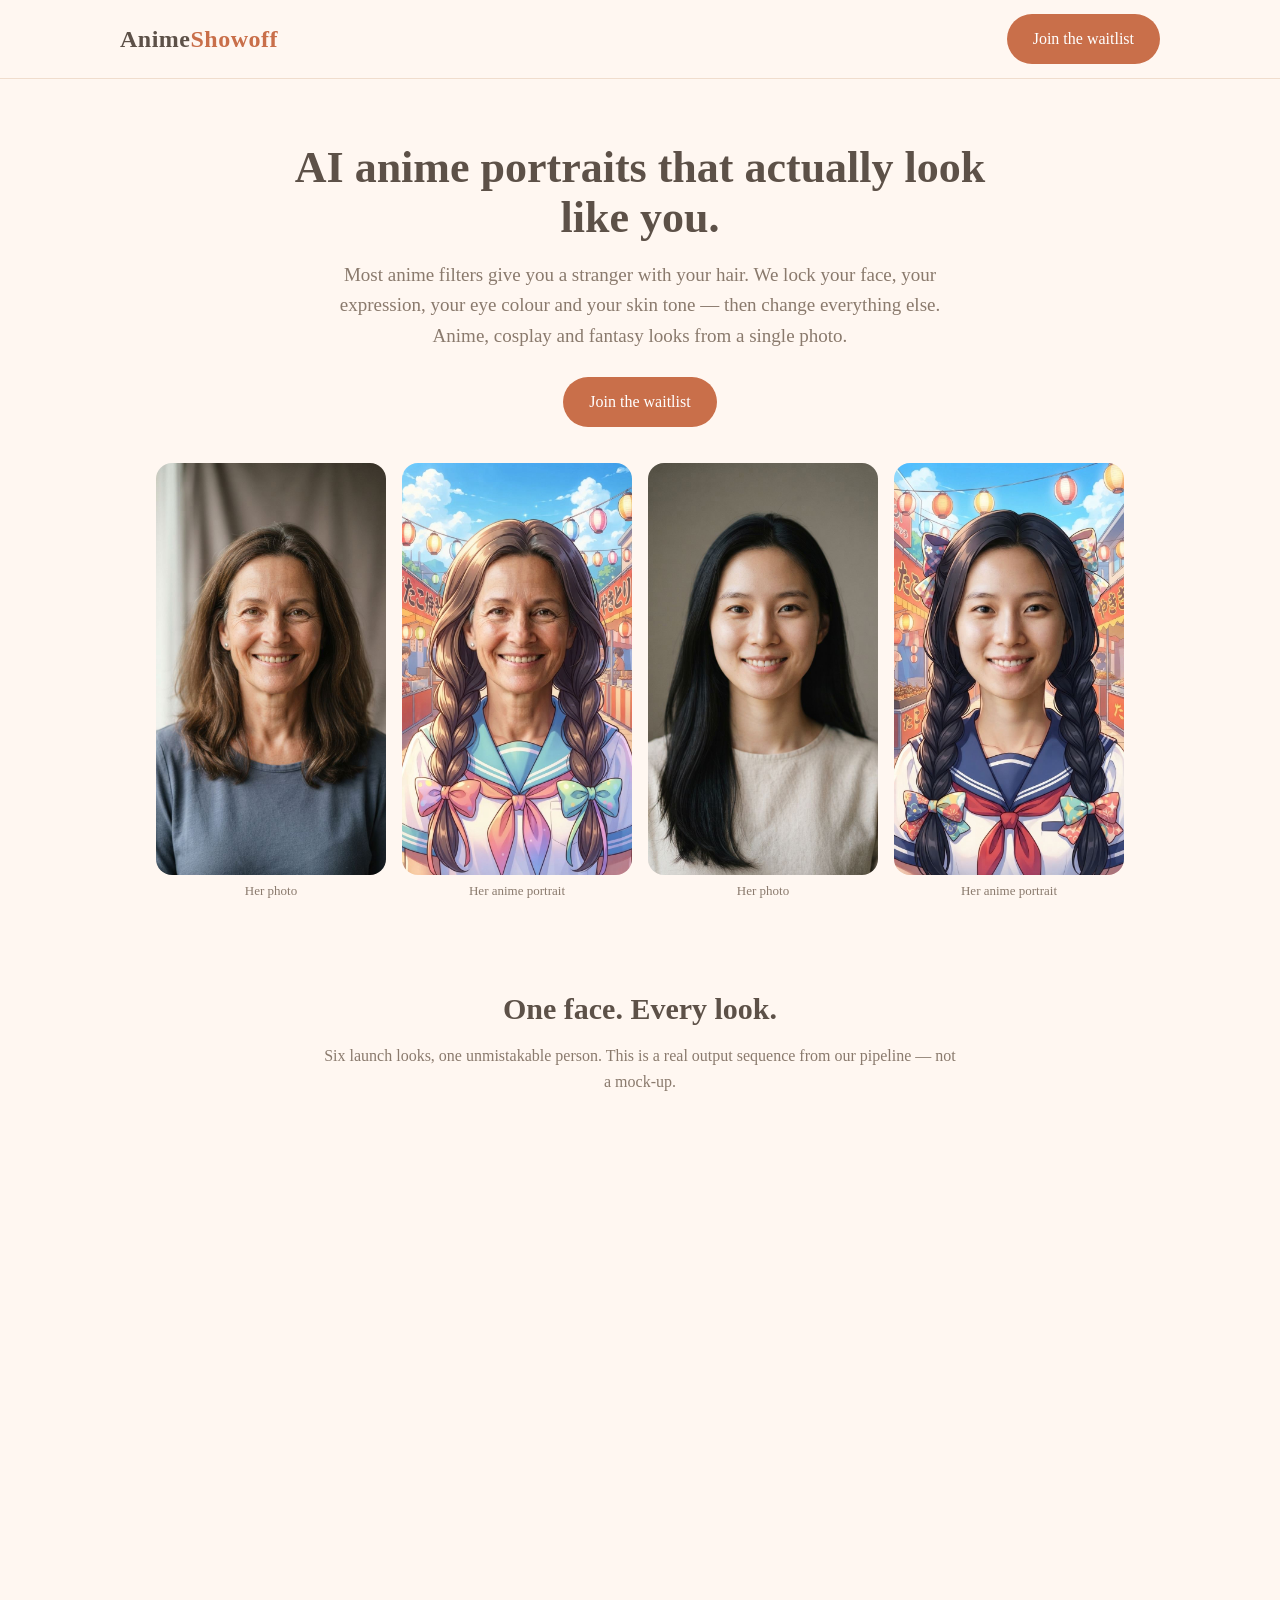
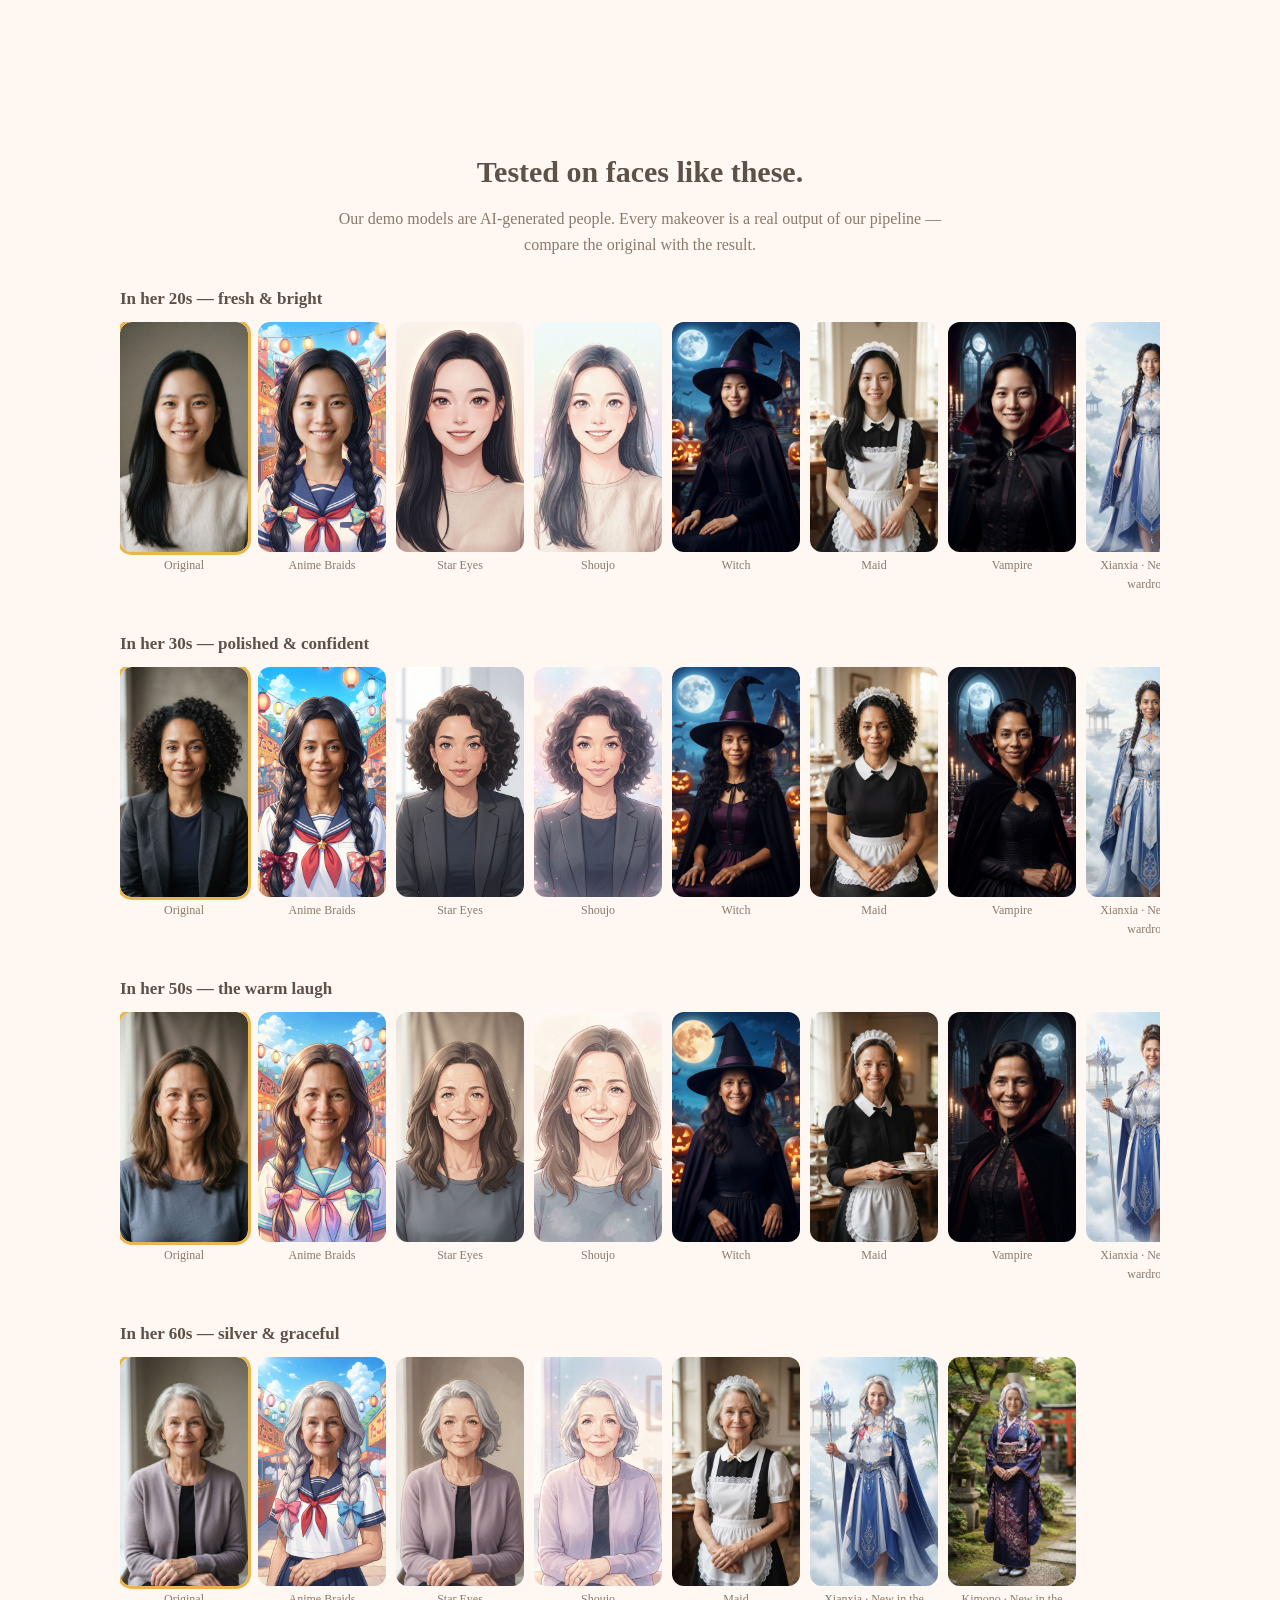
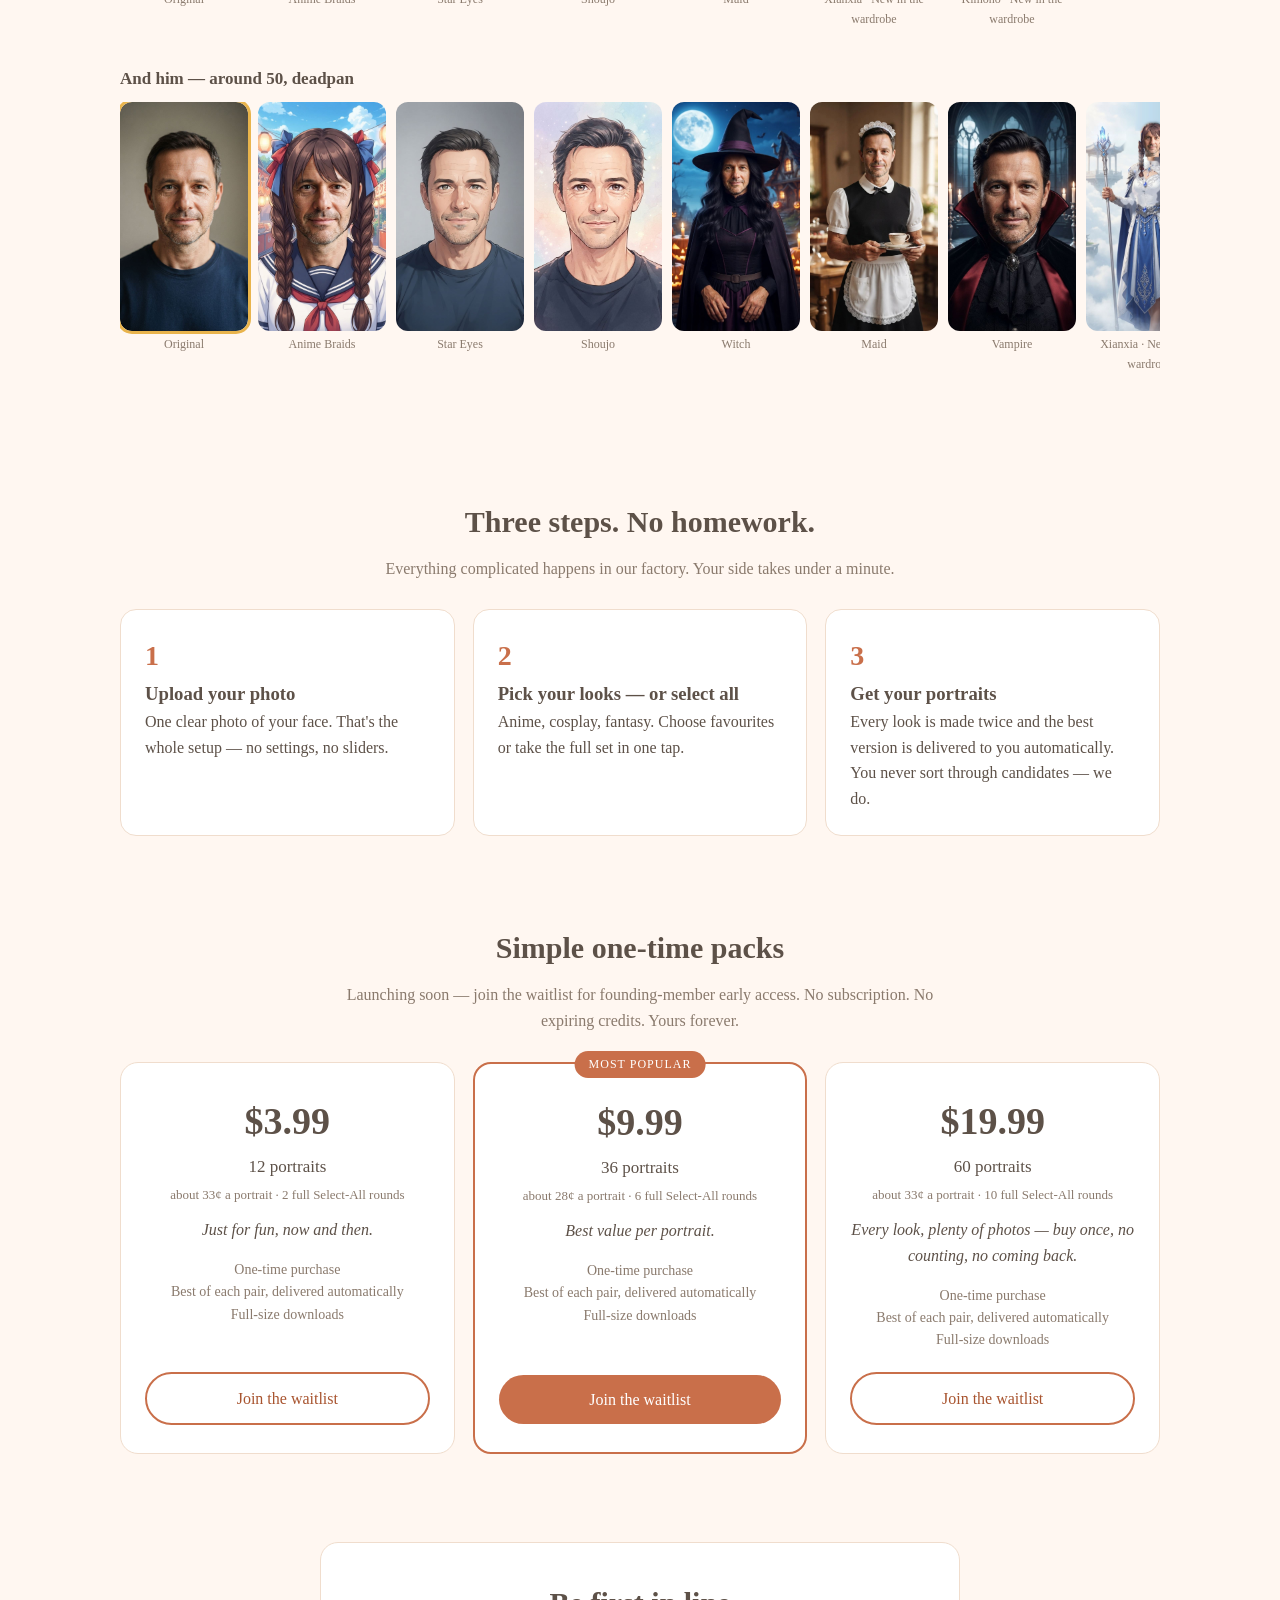
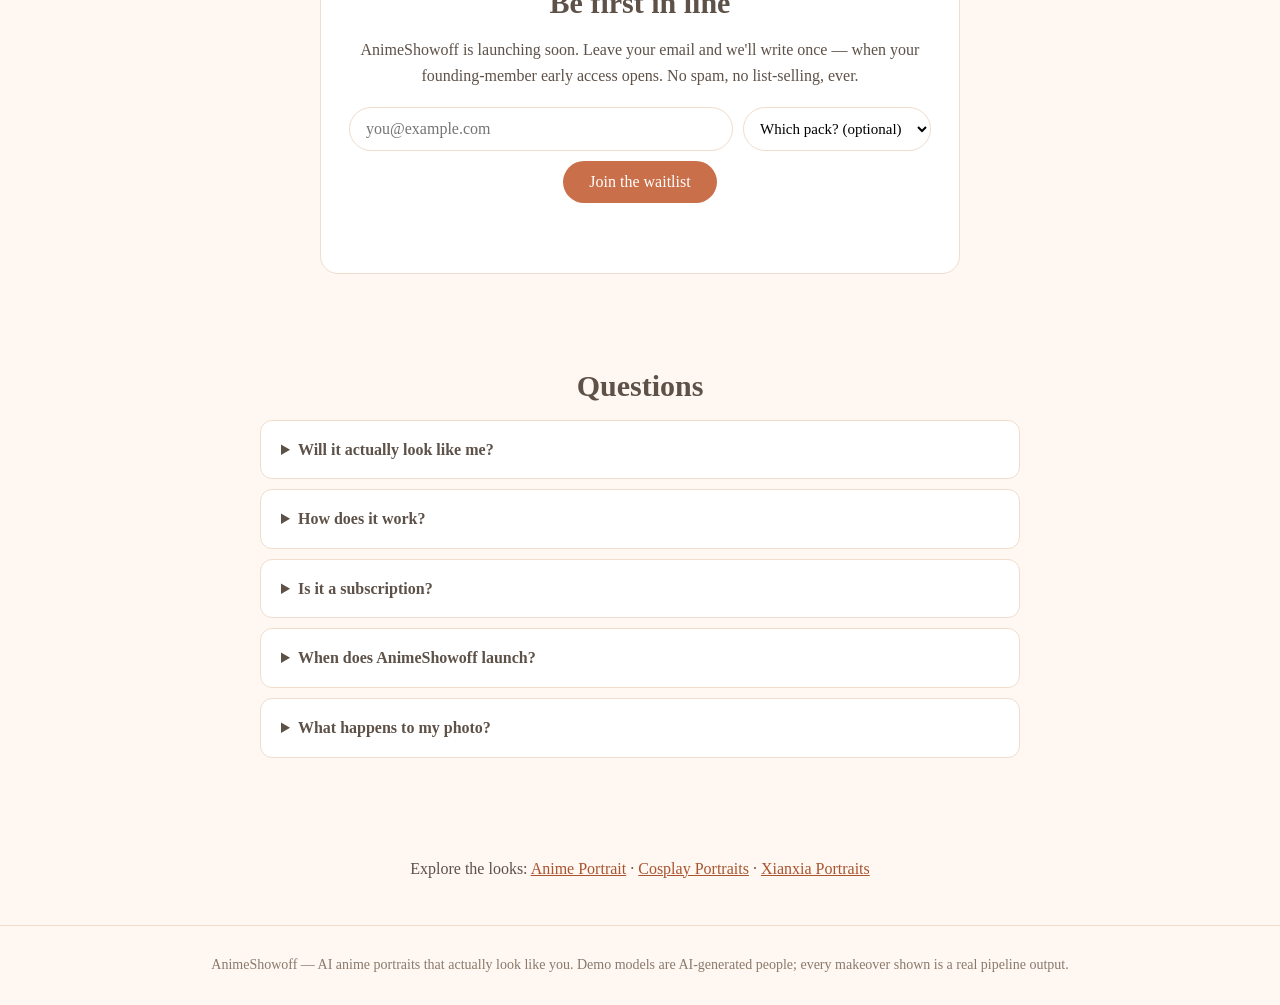
<file: index.html>
<!DOCTYPE html>
<html lang="en">
<head>
<meta charset="utf-8">
<meta name="viewport" content="width=device-width, initial-scale=1">
<title>Anime Portrait AI — AnimeShowoff | Portraits That Actually Look Like You</title>
<meta name="description" content="AnimeShowoff turns your photo into anime portraits that actually look like you — your face, your expression, your hair. Anime, cosplay and fantasy looks, one-time packs, no subscription.">
<link rel="canonical" href="https://animeshowoff.com/">
<meta property="og:type" content="website">
<meta property="og:site_name" content="AnimeShowoff">
<meta property="og:title" content="AnimeShowoff — AI anime portraits that actually look like you">
<meta property="og:description" content="Your face stays yours. Anime, cosplay and fantasy portraits from one photo — no subscription, one-time packs. Launching soon.">
<meta property="og:url" content="https://animeshowoff.com/">
<meta property="og:image" content="https://animeshowoff.com/assets/f1-realface.jpg">
<meta name="twitter:card" content="summary_large_image">
<link rel="stylesheet" href="/style.css">
<script type="application/ld+json">
{
 "@context":"https://schema.org",
 "@graph":[
  {"@type":"Organization","@id":"https://animeshowoff.com/#org","name":"AnimeShowoff","url":"https://animeshowoff.com/","slogan":"AI anime portraits that actually look like you."},
  {"@type":"Product","name":"AnimeShowoff Anime Portrait Packs","brand":{"@id":"https://animeshowoff.com/#org"},
   "description":"AI anime portraits that keep your face, expression, eye colour, hair colour and skin tone — anime, cosplay and fantasy looks generated from one uploaded photo. Two candidates are made per look and the best one is delivered automatically.",
   "offers":[
    {"@type":"Offer","name":"Starter Pack — 12 portraits","price":"3.99","priceCurrency":"USD","availability":"https://schema.org/PreOrder"},
    {"@type":"Offer","name":"Value Pack — 36 portraits","price":"9.99","priceCurrency":"USD","availability":"https://schema.org/PreOrder"},
    {"@type":"Offer","name":"Studio Pack — 60 portraits","price":"19.99","priceCurrency":"USD","availability":"https://schema.org/PreOrder"}
   ]},
  {"@type":"FAQPage","mainEntity":[
   {"@type":"Question","name":"Will it actually look like me?","acceptedAnswer":{"@type":"Answer","text":"That is the whole point of AnimeShowoff. Your face, expression, eye colour, hair colour and skin tone are locked in — the styling changes, you don't. Every look is generated twice and our system delivers the version that keeps you most recognisably you."}},
   {"@type":"Question","name":"How does it work?","acceptedAnswer":{"@type":"Answer","text":"Upload your photo, pick your looks — or select all — and receive your portraits. There is nothing to tune and no candidates to sort through: the best of each pair is chosen for you automatically."}},
   {"@type":"Question","name":"Is it a subscription?","acceptedAnswer":{"@type":"Answer","text":"No. Packs are one-time purchases — 12, 36 or 60 portraits — and they are yours forever. No credits that expire, no monthly fee."}},
   {"@type":"Question","name":"When does AnimeShowoff launch?","acceptedAnswer":{"@type":"Answer","text":"We are launching soon. Join the waitlist for founding-member early access and first notice when portrait packs open."}},
   {"@type":"Question","name":"What happens to my photo?","acceptedAnswer":{"@type":"Answer","text":"Your uploaded photo is used only to make your portraits and is deleted within 24 hours. Only upload a photo of yourself, or one you have permission to use."}}
  ]}
 ]
}
</script>
</head>
<body>
<header class="site"><div class="wrap">
  <a class="logo" href="/">Anime<span>Showoff</span></a>
  <a class="btn" href="#waitlist">Join the waitlist</a>
</div></header>

<div class="wrap">
  <section class="hero">
    <h1>AI anime portraits that actually look like you.</h1>
    <p class="sub">Most anime filters give you a stranger with your hair. We lock your face, your expression, your eye colour and your skin tone — then change everything else. Anime, cosplay and fantasy looks from a single photo.</p>
    <a class="btn" href="#waitlist">Join the waitlist</a>
    <div class="hero-pair">
      <figure><img src="/assets/f1-original.jpg" alt="Original photo of a woman in her fifties with a warm laugh"><figcaption>Her photo</figcaption></figure>
      <figure><img src="/assets/f1-realface.jpg" alt="Anime portrait of the same woman — same face, same laugh, twin braids and sailor outfit"><figcaption>Her anime portrait</figcaption></figure>
      <figure><img src="/assets/f2-original.jpg" alt="Original photo of a young East Asian woman with long black hair"><figcaption>Her photo</figcaption></figure>
      <figure><img src="/assets/f2-realface.jpg" alt="Anime portrait of the same young woman — same face and smile, twin braids"><figcaption>Her anime portrait</figcaption></figure>
    </div>
  </section>

  <section>
    <h2>One face. Every look.</h2>
    <p class="lede">Six launch looks, one unmistakable person. This is a real output sequence from our pipeline — not a mock-up.</p>
    <div class="showcase"><div class="stage">
      <img src="/assets/f1-realface.jpg" alt="Anime braids look">
      <img src="/assets/f1-star-eyes.jpg" alt="Star-eyes anime look">
      <img src="/assets/f1-shoujo.jpg" alt="Shoujo watercolour look">
      <img src="/assets/f1-witch.jpg" alt="Witch cosplay look">
      <img src="/assets/f1-maid.jpg" alt="Maid cosplay look">
      <img src="/assets/f1-vampire.jpg" alt="Vampire cosplay look">
    </div></div>
  </section>

  <section>
    <h2>Tested on faces like these.</h2>
    <p class="lede">Our demo models are AI-generated people. Every makeover is a real output of our pipeline — compare the original with the result.</p>

    <div class="matrix-row"><h3>In her 20s — fresh &amp; bright</h3><div class="row-imgs">
      <figure class="orig"><img src="/assets/f2-original.jpg" alt="Original"><figcaption>Original</figcaption></figure>
      <figure><img src="/assets/f2-realface.jpg" alt="Anime braids"><figcaption>Anime Braids</figcaption></figure>
      <figure><img src="/assets/f2-star-eyes.jpg" alt="Star Eyes"><figcaption>Star Eyes</figcaption></figure>
      <figure><img src="/assets/f2-shoujo.jpg" alt="Shoujo"><figcaption>Shoujo</figcaption></figure>
      <figure><img src="/assets/f2-witch.jpg" alt="Witch"><figcaption>Witch</figcaption></figure>
      <figure><img src="/assets/f2-maid.jpg" alt="Maid"><figcaption>Maid</figcaption></figure>
      <figure><img src="/assets/f2-vampire.jpg" alt="Vampire"><figcaption>Vampire</figcaption></figure>
      <figure><img src="/assets/f2-xianxia.jpg" alt="Xianxia fantasy regalia"><figcaption>Xianxia · New in the wardrobe</figcaption></figure>
      <figure><img src="/assets/f2-kimono.jpg" alt="Traditional kimono"><figcaption>Kimono · New in the wardrobe</figcaption></figure>
    </div></div>

    <div class="matrix-row"><h3>In her 30s — polished &amp; confident</h3><div class="row-imgs">
      <figure class="orig"><img src="/assets/f3-original.jpg" alt="Original"><figcaption>Original</figcaption></figure>
      <figure><img src="/assets/f3-realface.jpg" alt="Anime braids"><figcaption>Anime Braids</figcaption></figure>
      <figure><img src="/assets/f3-star-eyes.jpg" alt="Star Eyes"><figcaption>Star Eyes</figcaption></figure>
      <figure><img src="/assets/f3-shoujo.jpg" alt="Shoujo"><figcaption>Shoujo</figcaption></figure>
      <figure><img src="/assets/f3-witch.jpg" alt="Witch"><figcaption>Witch</figcaption></figure>
      <figure><img src="/assets/f3-maid.jpg" alt="Maid"><figcaption>Maid</figcaption></figure>
      <figure><img src="/assets/f3-vampire.jpg" alt="Vampire"><figcaption>Vampire</figcaption></figure>
      <figure><img src="/assets/f3-xianxia.jpg" alt="Xianxia fantasy regalia"><figcaption>Xianxia · New in the wardrobe</figcaption></figure>
      <figure><img src="/assets/f3-kimono.jpg" alt="Traditional kimono"><figcaption>Kimono · New in the wardrobe</figcaption></figure>
    </div></div>

    <div class="matrix-row"><h3>In her 50s — the warm laugh</h3><div class="row-imgs">
      <figure class="orig"><img src="/assets/f1-original.jpg" alt="Original"><figcaption>Original</figcaption></figure>
      <figure><img src="/assets/f1-realface.jpg" alt="Anime braids"><figcaption>Anime Braids</figcaption></figure>
      <figure><img src="/assets/f1-star-eyes.jpg" alt="Star Eyes"><figcaption>Star Eyes</figcaption></figure>
      <figure><img src="/assets/f1-shoujo.jpg" alt="Shoujo"><figcaption>Shoujo</figcaption></figure>
      <figure><img src="/assets/f1-witch.jpg" alt="Witch"><figcaption>Witch</figcaption></figure>
      <figure><img src="/assets/f1-maid.jpg" alt="Maid"><figcaption>Maid</figcaption></figure>
      <figure><img src="/assets/f1-vampire.jpg" alt="Vampire"><figcaption>Vampire</figcaption></figure>
      <figure><img src="/assets/f1-xianxia.jpg" alt="Xianxia fantasy regalia"><figcaption>Xianxia · New in the wardrobe</figcaption></figure>
      <figure><img src="/assets/f1-kimono.jpg" alt="Traditional kimono"><figcaption>Kimono · New in the wardrobe</figcaption></figure>
    </div></div>

    <div class="matrix-row"><h3>In her 60s — silver &amp; graceful</h3><div class="row-imgs">
      <figure class="orig"><img src="/assets/f4-original.jpg" alt="Original"><figcaption>Original</figcaption></figure>
      <figure><img src="/assets/f4-realface.jpg" alt="Anime braids with silver hair kept"><figcaption>Anime Braids</figcaption></figure>
      <figure><img src="/assets/f4-star-eyes.jpg" alt="Star Eyes"><figcaption>Star Eyes</figcaption></figure>
      <figure><img src="/assets/f4-shoujo.jpg" alt="Shoujo"><figcaption>Shoujo</figcaption></figure>
      <figure><img src="/assets/f4-maid.jpg" alt="Maid with silver hair kept"><figcaption>Maid</figcaption></figure>
      <figure><img src="/assets/f4-xianxia.jpg" alt="Xianxia fantasy regalia with silver braids kept"><figcaption>Xianxia · New in the wardrobe</figcaption></figure>
      <figure><img src="/assets/f4-kimono.jpg" alt="Traditional kimono with silver braids kept"><figcaption>Kimono · New in the wardrobe</figcaption></figure>
    </div></div>

    <div class="matrix-row"><h3>And him — around 50, deadpan</h3><div class="row-imgs">
      <figure class="orig"><img src="/assets/male-original.jpg" alt="Original"><figcaption>Original</figcaption></figure>
      <figure><img src="/assets/male-realface.jpg" alt="Anime braids"><figcaption>Anime Braids</figcaption></figure>
      <figure><img src="/assets/male-star-eyes.jpg" alt="Star Eyes"><figcaption>Star Eyes</figcaption></figure>
      <figure><img src="/assets/male-shoujo.jpg" alt="Shoujo"><figcaption>Shoujo</figcaption></figure>
      <figure><img src="/assets/male-witch.jpg" alt="Witch"><figcaption>Witch</figcaption></figure>
      <figure><img src="/assets/male-maid.jpg" alt="Maid"><figcaption>Maid</figcaption></figure>
      <figure><img src="/assets/male-vampire.jpg" alt="Vampire"><figcaption>Vampire</figcaption></figure>
      <figure><img src="/assets/male-xianxia.jpg" alt="Xianxia fantasy regalia"><figcaption>Xianxia · New in the wardrobe</figcaption></figure>
      <figure><img src="/assets/male-kimono.jpg" alt="Traditional kimono"><figcaption>Kimono · New in the wardrobe</figcaption></figure>
    </div></div>
  </section>

  <section>
    <h2>Three steps. No homework.</h2>
    <p class="lede">Everything complicated happens in our factory. Your side takes under a minute.</p>
    <div class="steps">
      <div class="step"><div class="n">1</div><h3>Upload your photo</h3><p>One clear photo of your face. That's the whole setup — no settings, no sliders.</p></div>
      <div class="step"><div class="n">2</div><h3>Pick your looks — or select all</h3><p>Anime, cosplay, fantasy. Choose favourites or take the full set in one tap.</p></div>
      <div class="step"><div class="n">3</div><h3>Get your portraits</h3><p>Every look is made twice and the best version is delivered to you automatically. You never sort through candidates — we do.</p></div>
    </div>
  </section>

  <section>
    <h2>Simple one-time packs</h2>
    <p class="lede">Launching soon — join the waitlist for founding-member early access. No subscription. No expiring credits. Yours forever.</p>
    <div class="pricing">
      <div class="pack">
        <div class="price">$3.99</div><div class="count">12 portraits</div><div class="per">about 33¢ a portrait · 2 full Select-All rounds</div>
        <p class="persona">Just for fun, now and then.</p>
        <ul><li>One-time purchase</li><li>Best of each pair, delivered automatically</li><li>Full-size downloads</li></ul>
        <a class="btn ghost" href="#waitlist">Join the waitlist</a>
      </div>
      <div class="pack best">
        <div class="badge">MOST POPULAR</div>
        <div class="price">$9.99</div><div class="count">36 portraits</div><div class="per">about 28¢ a portrait · 6 full Select-All rounds</div>
        <p class="persona">Best value per portrait.</p>
        <ul><li>One-time purchase</li><li>Best of each pair, delivered automatically</li><li>Full-size downloads</li></ul>
        <a class="btn" href="#waitlist">Join the waitlist</a>
      </div>
      <div class="pack">
        <div class="price">$19.99</div><div class="count">60 portraits</div><div class="per">about 33¢ a portrait · 10 full Select-All rounds</div>
        <p class="persona">Every look, plenty of photos — buy once, no counting, no coming back.</p>
        <ul><li>One-time purchase</li><li>Best of each pair, delivered automatically</li><li>Full-size downloads</li></ul>
        <a class="btn ghost" href="#waitlist">Join the waitlist</a>
      </div>
    </div>
  </section>

  <section id="waitlist">
    <div class="waitlist">
      <h2>Be first in line</h2>
      <p>AnimeShowoff is launching soon. Leave your email and we'll write once — when your founding-member early access opens. No spam, no list-selling, ever.</p>
      <form id="wl-form">
        <input type="email" id="wl-email" required placeholder="you@example.com" autocomplete="email">
        <select id="wl-tier" aria-label="Which pack are you eyeing?">
          <option value="">Which pack? (optional)</option>
          <option value="3.99-12">$3.99 — 12 portraits</option>
          <option value="9.99-36">$9.99 — 36 portraits</option>
          <option value="19.99-60">$19.99 — 60 portraits</option>
        </select>
        <button class="btn" type="submit">Join the waitlist</button>
      </form>
      <p id="wl-msg" role="status"></p>
    </div>
  </section>

  <section>
    <h2>Questions</h2>
    <div class="faq">
      <details><summary>Will it actually look like me?</summary><p>That is the whole point of AnimeShowoff. Your face, expression, eye colour, hair colour and skin tone are locked in — the styling changes, you don't. Every look is generated twice and our system delivers the version that keeps you most recognisably you. Look at the test wall above: original on the left, results after it.</p></details>
      <details><summary>How does it work?</summary><p>Upload your photo, pick your looks — or select all — and receive your portraits. There is nothing to tune and no candidates to sort through: the best of each pair is chosen for you automatically.</p></details>
      <details><summary>Is it a subscription?</summary><p>No. Packs are one-time purchases — 12, 36 or 60 portraits — and they are yours forever. No credits that expire, no monthly fee.</p></details>
      <details><summary>When does AnimeShowoff launch?</summary><p>We are launching soon. Join the waitlist for founding-member early access and first notice when portrait packs open.</p></details>
      <details><summary>What happens to my photo?</summary><p>Your uploaded photo is used only to make your portraits and is deleted within 24 hours. Only upload a photo of yourself, or one you have permission to use.</p></details>
    </div>
  </section>

  <section class="center">
    <p>Explore the looks: <a href="/anime-portrait/">Anime Portrait</a> · <a href="/cosplay/">Cosplay Portraits</a> · <a href="/xianxia/">Xianxia Portraits</a></p>
  </section>
</div>

<footer><div class="wrap">AnimeShowoff — AI anime portraits that actually look like you. Demo models are AI-generated people; every makeover shown is a real pipeline output.</div></footer>

<script>
document.getElementById('wl-form').addEventListener('submit', async function(e){
  e.preventDefault();
  var msg = document.getElementById('wl-msg');
  var email = document.getElementById('wl-email').value.trim();
  var tier = document.getElementById('wl-tier').value;
  msg.textContent = 'Joining…';
  try{
    var r = await fetch('/waitlist', {method:'POST', headers:{'Content-Type':'application/json'}, body: JSON.stringify({email: email, tier: tier})});
    var d = await r.json();
    if(d && d.ok){ msg.textContent = "You're on the list. We'll write once, when your early access opens."; e.target.reset(); }
    else { msg.textContent = (d && d.error) ? d.error : 'Something went wrong — please try again.'; }
  }catch(err){ msg.textContent = 'Something went wrong — please try again.'; }
});
</script>
</body>
</html>
</file>
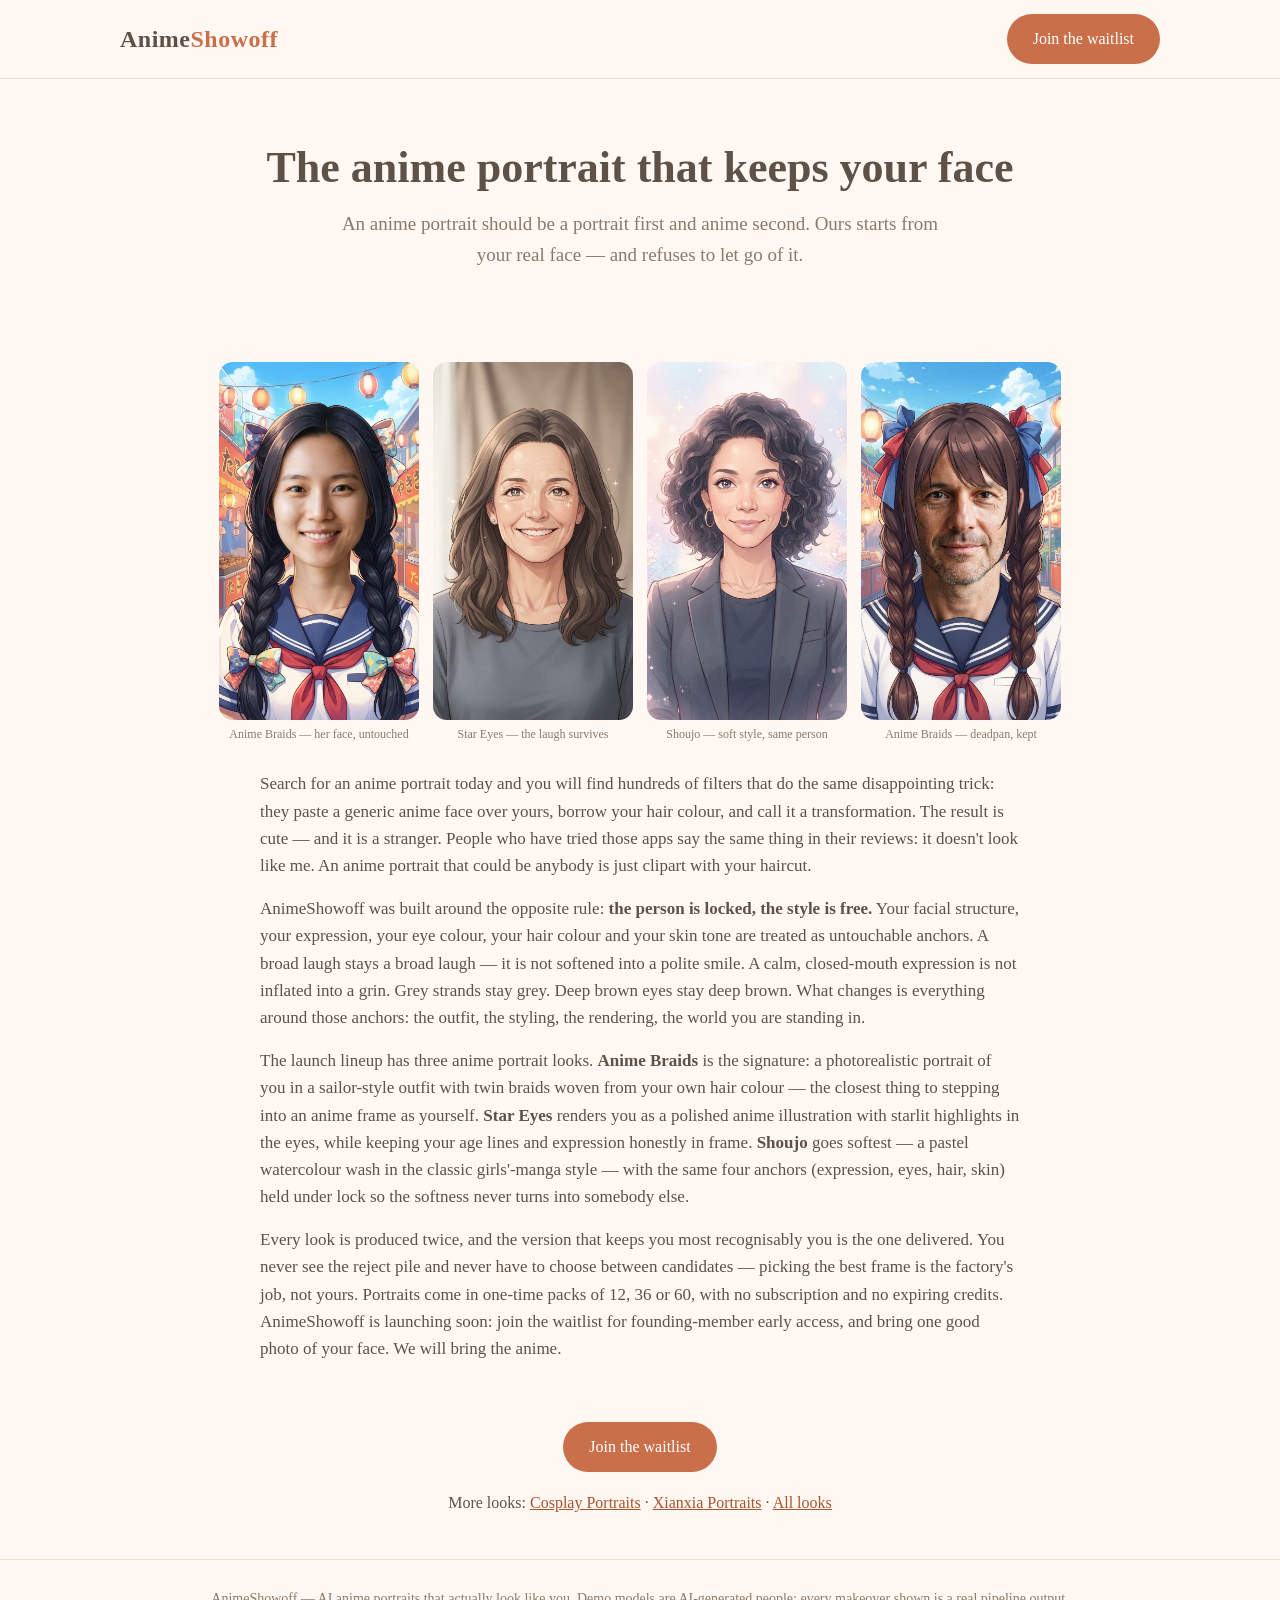
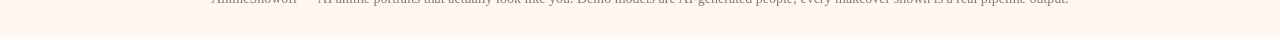
<file: anime-portrait/index.html>
<!DOCTYPE html>
<html lang="en">
<head>
<meta charset="utf-8">
<meta name="viewport" content="width=device-width, initial-scale=1">
<title>Anime Portrait — Your Face, Anime Style | AnimeShowoff</title>
<meta name="description" content="An anime portrait that keeps your real face: same expression, same eyes, same smile. AnimeShowoff's signature anime portrait looks — braids, star-eyes and shoujo — from one photo.">
<link rel="canonical" href="https://animeshowoff.com/anime-portrait/">
<meta property="og:type" content="website">
<meta property="og:title" content="Anime Portrait — AnimeShowoff">
<meta property="og:description" content="An anime portrait that actually looks like you. Your face stays yours; the style does the travelling.">
<meta property="og:url" content="https://animeshowoff.com/anime-portrait/">
<meta property="og:image" content="https://animeshowoff.com/assets/f2-realface.jpg">
<link rel="stylesheet" href="/style.css">
</head>
<body>
<header class="site"><div class="wrap">
  <a class="logo" href="/">Anime<span>Showoff</span></a>
  <a class="btn" href="/#waitlist">Join the waitlist</a>
</div></header>

<div class="wrap">
  <section class="hero">
    <h1>The anime portrait that keeps your face</h1>
    <p class="sub">An anime portrait should be a portrait first and anime second. Ours starts from your real face — and refuses to let go of it.</p>
  </section>

  <div class="gallery">
    <figure><img src="/assets/f2-realface.jpg" alt="Anime portrait with twin braids, same face as the original photo"><figcaption>Anime Braids — her face, untouched</figcaption></figure>
    <figure><img src="/assets/f1-star-eyes.jpg" alt="Star-eyes anime portrait keeping a warm laugh and its laugh lines"><figcaption>Star Eyes — the laugh survives</figcaption></figure>
    <figure><img src="/assets/f3-shoujo.jpg" alt="Shoujo watercolour anime portrait with skin tone and eye colour kept true"><figcaption>Shoujo — soft style, same person</figcaption></figure>
    <figure><img src="/assets/male-realface.jpg" alt="Anime portrait of a man around fifty, deadpan expression kept exactly"><figcaption>Anime Braids — deadpan, kept</figcaption></figure>
  </div>

  <div class="prose">
    <p>Search for an anime portrait today and you will find hundreds of filters that do the same disappointing trick: they paste a generic anime face over yours, borrow your hair colour, and call it a transformation. The result is cute — and it is a stranger. People who have tried those apps say the same thing in their reviews: it doesn't look like me. An anime portrait that could be anybody is just clipart with your haircut.</p>
    <p>AnimeShowoff was built around the opposite rule: <strong>the person is locked, the style is free.</strong> Your facial structure, your expression, your eye colour, your hair colour and your skin tone are treated as untouchable anchors. A broad laugh stays a broad laugh — it is not softened into a polite smile. A calm, closed-mouth expression is not inflated into a grin. Grey strands stay grey. Deep brown eyes stay deep brown. What changes is everything around those anchors: the outfit, the styling, the rendering, the world you are standing in.</p>
    <p>The launch lineup has three anime portrait looks. <strong>Anime Braids</strong> is the signature: a photorealistic portrait of you in a sailor-style outfit with twin braids woven from your own hair colour — the closest thing to stepping into an anime frame as yourself. <strong>Star Eyes</strong> renders you as a polished anime illustration with starlit highlights in the eyes, while keeping your age lines and expression honestly in frame. <strong>Shoujo</strong> goes softest — a pastel watercolour wash in the classic girls'-manga style — with the same four anchors (expression, eyes, hair, skin) held under lock so the softness never turns into somebody else.</p>
    <p>Every look is produced twice, and the version that keeps you most recognisably you is the one delivered. You never see the reject pile and never have to choose between candidates — picking the best frame is the factory's job, not yours. Portraits come in one-time packs of 12, 36 or 60, with no subscription and no expiring credits. AnimeShowoff is launching soon: join the waitlist for founding-member early access, and bring one good photo of your face. We will bring the anime.</p>
  </div>

  <section class="center">
    <a class="btn" href="/#waitlist">Join the waitlist</a>
    <p style="margin-top:18px">More looks: <a href="/cosplay/">Cosplay Portraits</a> · <a href="/xianxia/">Xianxia Portraits</a> · <a href="/">All looks</a></p>
  </section>
</div>

<footer><div class="wrap">AnimeShowoff — AI anime portraits that actually look like you. Demo models are AI-generated people; every makeover shown is a real pipeline output.</div></footer>
</body>
</html>
</file>
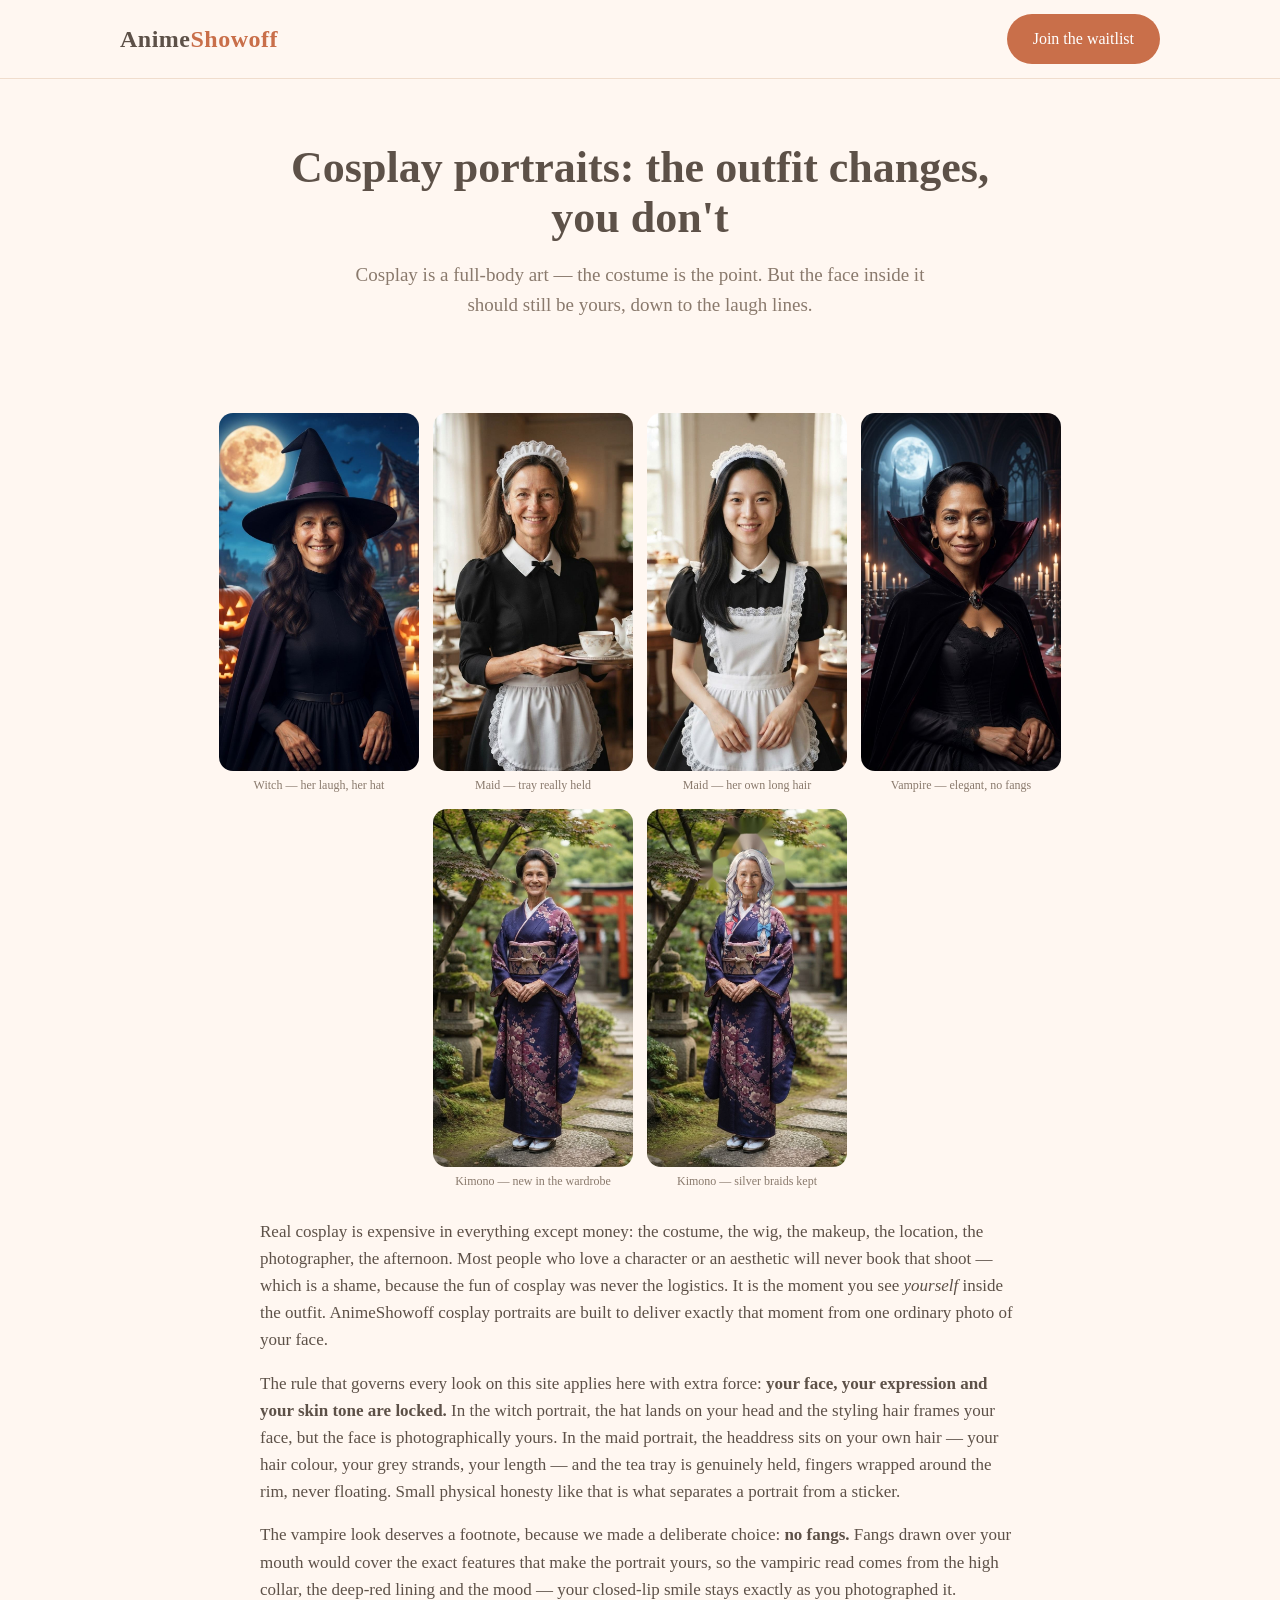
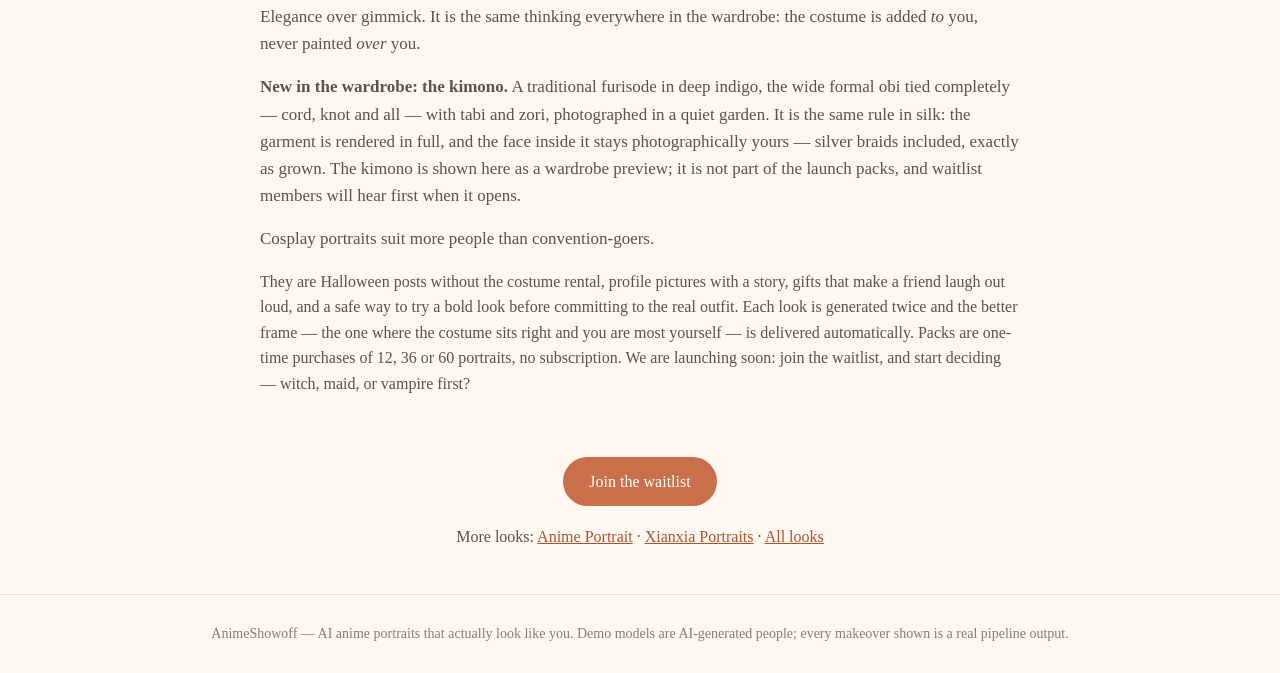
<file: cosplay/index.html>
<!DOCTYPE html>
<html lang="en">
<head>
<meta charset="utf-8">
<meta name="viewport" content="width=device-width, initial-scale=1">
<title>Cosplay Portraits — Witch, Maid &amp; Vampire, Still You | AnimeShowoff</title>
<meta name="description" content="Full-body cosplay portraits from one photo: witch, maid and vampire looks with your real face, your own hair and your expression kept. No costume rental, no photo shoot.">
<link rel="canonical" href="https://animeshowoff.com/cosplay/">
<meta property="og:type" content="website">
<meta property="og:title" content="Cosplay Portraits — AnimeShowoff">
<meta property="og:description" content="Cosplay is the outfit. The face is yours. Witch, maid and vampire portraits from a single photo.">
<meta property="og:url" content="https://animeshowoff.com/cosplay/">
<meta property="og:image" content="https://animeshowoff.com/assets/f1-witch.jpg">
<link rel="stylesheet" href="/style.css">
</head>
<body>
<header class="site"><div class="wrap">
  <a class="logo" href="/">Anime<span>Showoff</span></a>
  <a class="btn" href="/#waitlist">Join the waitlist</a>
</div></header>

<div class="wrap">
  <section class="hero">
    <h1>Cosplay portraits: the outfit changes, you don't</h1>
    <p class="sub">Cosplay is a full-body art — the costume is the point. But the face inside it should still be yours, down to the laugh lines.</p>
  </section>

  <div class="gallery">
    <figure><img src="/assets/f1-witch.jpg" alt="Witch cosplay portrait — real face and warm laugh kept under the witch hat"><figcaption>Witch — her laugh, her hat</figcaption></figure>
    <figure><img src="/assets/f1-maid.jpg" alt="Maid cosplay portrait holding a tea tray, headdress on her own hair"><figcaption>Maid — tray really held</figcaption></figure>
    <figure><img src="/assets/f2-maid.jpg" alt="Maid cosplay portrait of a young woman, long hair kept loose and natural"><figcaption>Maid — her own long hair</figcaption></figure>
    <figure><img src="/assets/f3-vampire.jpg" alt="Vampire cosplay portrait — elegant, closed-lip smile, no fake fangs"><figcaption>Vampire — elegant, no fangs</figcaption></figure>
    <figure><img src="/assets/f1-kimono.jpg" alt="Kimono portrait of a woman in her fifties — traditional indigo furisode with a full formal obi, her face and gentle smile kept"><figcaption>Kimono — new in the wardrobe</figcaption></figure>
    <figure><img src="/assets/f4-kimono.jpg" alt="Kimono portrait of a silver-haired woman in her sixties — silver twin braids kept over a traditional indigo kimono"><figcaption>Kimono — silver braids kept</figcaption></figure>
  </div>

  <div class="prose">
    <p>Real cosplay is expensive in everything except money: the costume, the wig, the makeup, the location, the photographer, the afternoon. Most people who love a character or an aesthetic will never book that shoot — which is a shame, because the fun of cosplay was never the logistics. It is the moment you see <em>yourself</em> inside the outfit. AnimeShowoff cosplay portraits are built to deliver exactly that moment from one ordinary photo of your face.</p>
    <p>The rule that governs every look on this site applies here with extra force: <strong>your face, your expression and your skin tone are locked.</strong> In the witch portrait, the hat lands on your head and the styling hair frames your face, but the face is photographically yours. In the maid portrait, the headdress sits on your own hair — your hair colour, your grey strands, your length — and the tea tray is genuinely held, fingers wrapped around the rim, never floating. Small physical honesty like that is what separates a portrait from a sticker.</p>
    <p>The vampire look deserves a footnote, because we made a deliberate choice: <strong>no fangs.</strong> Fangs drawn over your mouth would cover the exact features that make the portrait yours, so the vampiric read comes from the high collar, the deep-red lining and the mood — your closed-lip smile stays exactly as you photographed it. Elegance over gimmick. It is the same thinking everywhere in the wardrobe: the costume is added <em>to</em> you, never painted <em>over</em> you.</p>
    <p><strong>New in the wardrobe: the kimono.</strong> A traditional furisode in deep indigo, the wide formal obi tied completely — cord, knot and all — with tabi and zori, photographed in a quiet garden. It is the same rule in silk: the garment is rendered in full, and the face inside it stays photographically yours — silver braids included, exactly as grown. The kimono is shown here as a wardrobe preview; it is not part of the launch packs, and waitlist members will hear first when it opens.</p>
    <p>Cosplay portraits suit more people than convention-goers.</p> They are Halloween posts without the costume rental, profile pictures with a story, gifts that make a friend laugh out loud, and a safe way to try a bold look before committing to the real outfit. Each look is generated twice and the better frame — the one where the costume sits right and you are most yourself — is delivered automatically. Packs are one-time purchases of 12, 36 or 60 portraits, no subscription. We are launching soon: join the waitlist, and start deciding — witch, maid, or vampire first?</p>
  </div>

  <section class="center">
    <a class="btn" href="/#waitlist">Join the waitlist</a>
    <p style="margin-top:18px">More looks: <a href="/anime-portrait/">Anime Portrait</a> · <a href="/xianxia/">Xianxia Portraits</a> · <a href="/">All looks</a></p>
  </section>
</div>

<footer><div class="wrap">AnimeShowoff — AI anime portraits that actually look like you. Demo models are AI-generated people; every makeover shown is a real pipeline output.</div></footer>
</body>
</html>
</file>
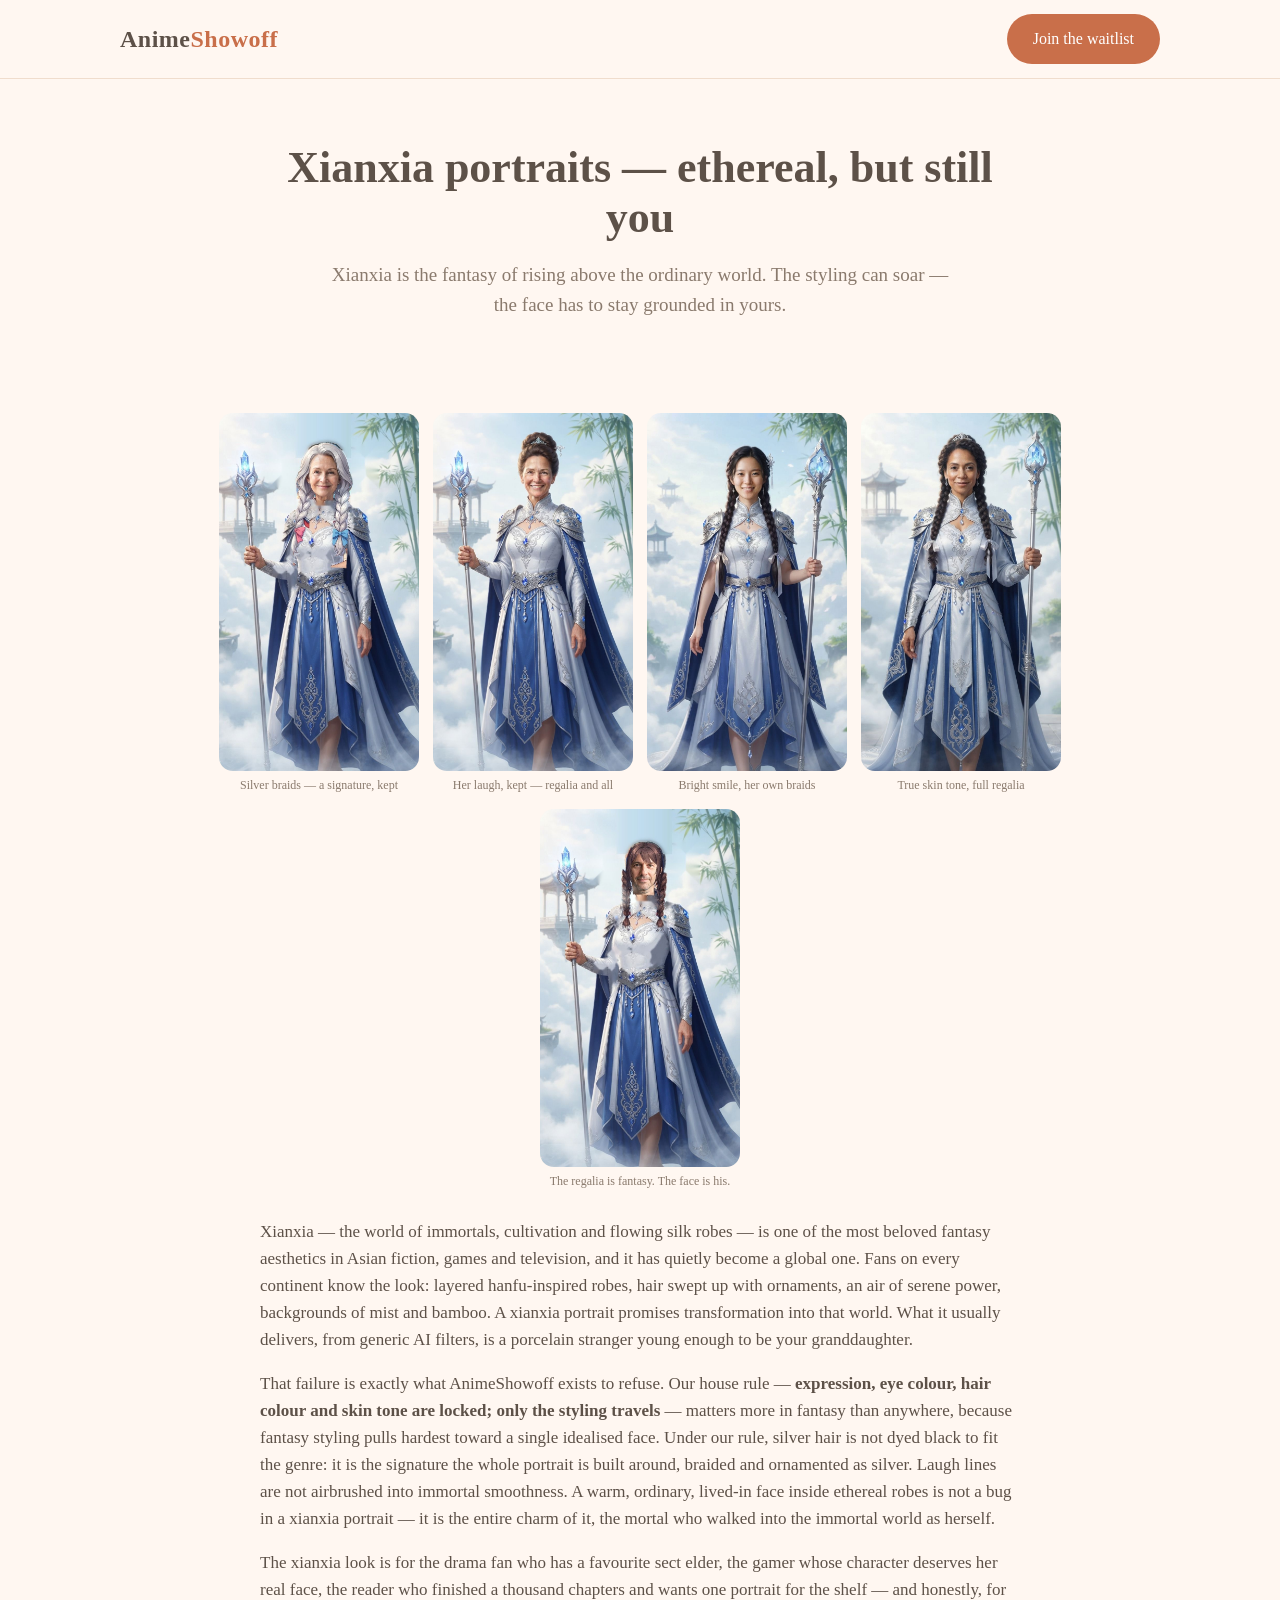
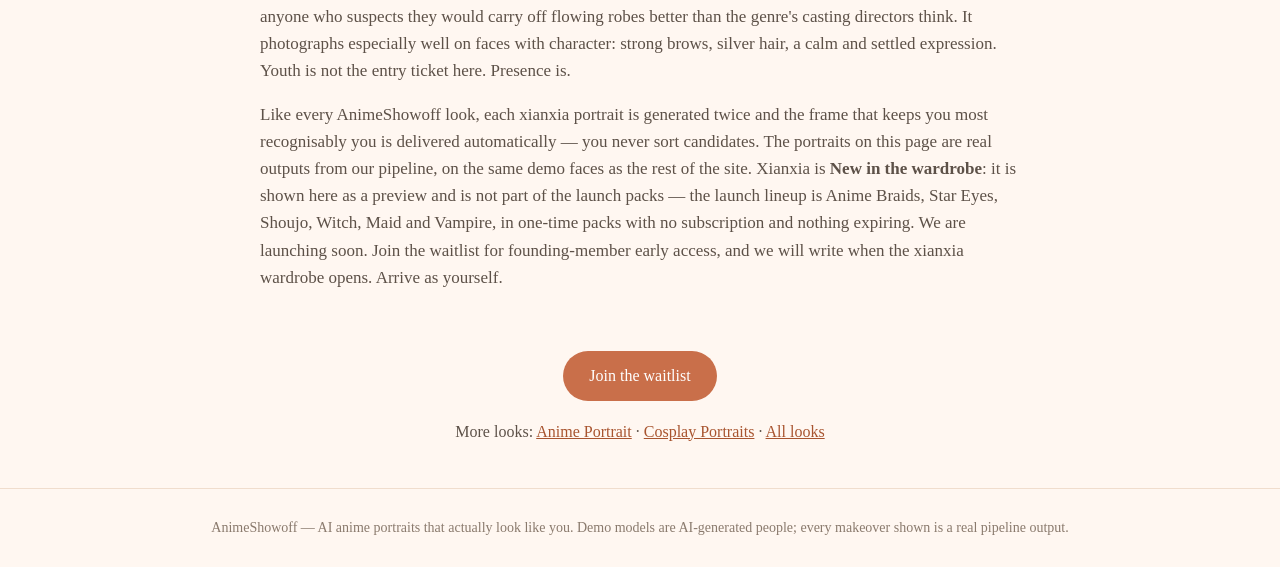
<file: xianxia/index.html>
<!DOCTYPE html>
<html lang="en">
<head>
<meta charset="utf-8">
<meta name="viewport" content="width=device-width, initial-scale=1">
<title>Xianxia Portraits — Ethereal Fantasy, Your Real Face | AnimeShowoff</title>
<meta name="description" content="Xianxia portraits: flowing robes, ethereal fantasy styling and your real face kept untouched. AnimeShowoff's xianxia look turns one photo into a cultivation-world portrait that is still you.">
<link rel="canonical" href="https://animeshowoff.com/xianxia/">
<meta property="og:type" content="website">
<meta property="og:title" content="Xianxia Portraits — AnimeShowoff">
<meta property="og:description" content="Five thousand years of fantasy styling, one rule: the face stays yours. Xianxia portraits from a single photo.">
<meta property="og:url" content="https://animeshowoff.com/xianxia/">
<meta property="og:image" content="https://animeshowoff.com/assets/f4-xianxia.jpg">
<link rel="stylesheet" href="/style.css">
</head>
<body>
<header class="site"><div class="wrap">
  <a class="logo" href="/">Anime<span>Showoff</span></a>
  <a class="btn" href="/#waitlist">Join the waitlist</a>
</div></header>

<div class="wrap">
  <section class="hero">
    <h1>Xianxia portraits — ethereal, but still you</h1>
    <p class="sub">Xianxia is the fantasy of rising above the ordinary world. The styling can soar — the face has to stay grounded in yours.</p>
  </section>

  <div class="gallery">
    <figure><img src="/assets/f4-xianxia.jpg" alt="Xianxia portrait of a silver-haired woman in her sixties — ornate blue-and-silver fantasy regalia, crystal staff, her silver twin braids and gentle smile kept"><figcaption>Silver braids — a signature, kept</figcaption></figure>
    <figure><img src="/assets/f1-xianxia.jpg" alt="Xianxia portrait of a woman in her fifties — the same warm laugh, ornate fantasy regalia and crystal staff"><figcaption>Her laugh, kept — regalia and all</figcaption></figure>
    <figure><img src="/assets/f2-xianxia.jpg" alt="Xianxia portrait of a young East Asian woman — bright smile and twin braids kept, flowing blue-and-white robes"><figcaption>Bright smile, her own braids</figcaption></figure>
    <figure><img src="/assets/f3-xianxia.jpg" alt="Xianxia portrait of a Black woman in her thirties — true skin tone kept, sapphire-and-silver fantasy regalia"><figcaption>True skin tone, full regalia</figcaption></figure>
    <figure><img src="/assets/male-xianxia.jpg" alt="Xianxia portrait of a man around fifty — deadpan expression and stubble kept under ornate fantasy regalia"><figcaption>The regalia is fantasy. The face is his.</figcaption></figure>
  </div>

  <div class="prose">
    <p>Xianxia — the world of immortals, cultivation and flowing silk robes — is one of the most beloved fantasy aesthetics in Asian fiction, games and television, and it has quietly become a global one. Fans on every continent know the look: layered hanfu-inspired robes, hair swept up with ornaments, an air of serene power, backgrounds of mist and bamboo. A xianxia portrait promises transformation into that world. What it usually delivers, from generic AI filters, is a porcelain stranger young enough to be your granddaughter.</p>
    <p>That failure is exactly what AnimeShowoff exists to refuse. Our house rule — <strong>expression, eye colour, hair colour and skin tone are locked; only the styling travels</strong> — matters more in fantasy than anywhere, because fantasy styling pulls hardest toward a single idealised face. Under our rule, silver hair is not dyed black to fit the genre: it is the signature the whole portrait is built around, braided and ornamented as silver. Laugh lines are not airbrushed into immortal smoothness. A warm, ordinary, lived-in face inside ethereal robes is not a bug in a xianxia portrait — it is the entire charm of it, the mortal who walked into the immortal world as herself.</p>
    <p>The xianxia look is for the drama fan who has a favourite sect elder, the gamer whose character deserves her real face, the reader who finished a thousand chapters and wants one portrait for the shelf — and honestly, for anyone who suspects they would carry off flowing robes better than the genre's casting directors think. It photographs especially well on faces with character: strong brows, silver hair, a calm and settled expression. Youth is not the entry ticket here. Presence is.</p>
    <p>Like every AnimeShowoff look, each xianxia portrait is generated twice and the frame that keeps you most recognisably you is delivered automatically — you never sort candidates. The portraits on this page are real outputs from our pipeline, on the same demo faces as the rest of the site. Xianxia is <strong>New in the wardrobe</strong>: it is shown here as a preview and is not part of the launch packs — the launch lineup is Anime Braids, Star Eyes, Shoujo, Witch, Maid and Vampire, in one-time packs with no subscription and nothing expiring. We are launching soon. Join the waitlist for founding-member early access, and we will write when the xianxia wardrobe opens. Arrive as yourself.</p>
  </div>

  <section class="center">
    <a class="btn" href="/#waitlist">Join the waitlist</a>
    <p style="margin-top:18px">More looks: <a href="/anime-portrait/">Anime Portrait</a> · <a href="/cosplay/">Cosplay Portraits</a> · <a href="/">All looks</a></p>
  </section>
</div>

<footer><div class="wrap">AnimeShowoff — AI anime portraits that actually look like you. Demo models are AI-generated people; every makeover shown is a real pipeline output.</div></footer>
</body>
</html>
</file>
<file: style.css>
:root{
  --bg:#fff7f1; --ink:#5d5148; --ink-soft:#8a7a6d; --card:#ffffff;
  --accent:#c96f4a; --accent-dark:#a8542f; --line:#f0ddcd; --gold:#e9b44c;
}
*{box-sizing:border-box;margin:0;padding:0}
body{background:var(--bg);color:var(--ink);font-family:Georgia,'Times New Roman',serif;line-height:1.6}
img{max-width:100%;display:block}
a{color:var(--accent-dark)}
.wrap{max-width:1080px;margin:0 auto;padding:0 20px}
header.site{position:sticky;top:0;background:rgba(255,247,241,.92);backdrop-filter:blur(6px);border-bottom:1px solid var(--line);z-index:10}
header.site .wrap{display:flex;justify-content:space-between;align-items:center;padding-top:14px;padding-bottom:14px}
.logo{font-size:24px;font-weight:bold;letter-spacing:.5px;color:var(--ink);text-decoration:none}
.logo span{color:var(--accent)}
.btn{display:inline-block;background:var(--accent);color:#fff;text-decoration:none;padding:12px 26px;border-radius:999px;font-size:16px;border:none;cursor:pointer;font-family:inherit}
.btn:hover{background:var(--accent-dark)}
.btn.ghost{background:transparent;color:var(--accent-dark);border:2px solid var(--accent)}
.hero{padding:64px 0 40px;text-align:center}
.hero h1{font-size:44px;line-height:1.15;max-width:760px;margin:0 auto 16px}
.hero p.sub{font-size:19px;color:var(--ink-soft);max-width:620px;margin:0 auto 26px}
.hero-pair{display:flex;gap:16px;justify-content:center;flex-wrap:wrap;margin-top:36px}
.hero-pair figure{width:230px}
.hero-pair img{border-radius:16px;aspect-ratio:768/1376;object-fit:cover;width:100%}
.hero-pair figcaption{font-size:13px;color:var(--ink-soft);margin-top:6px}
section{padding:44px 0}
h2{font-size:30px;text-align:center;margin-bottom:10px}
p.lede{text-align:center;color:var(--ink-soft);max-width:640px;margin:0 auto 28px}
.showcase{display:flex;justify-content:center}
.stage{position:relative;width:300px;aspect-ratio:768/1376;border-radius:18px;overflow:hidden}
.stage img{position:absolute;inset:0;width:100%;height:100%;object-fit:cover;opacity:0;animation:fade 18s infinite}
.stage img:nth-child(1){animation-delay:0s}.stage img:nth-child(2){animation-delay:3s}
.stage img:nth-child(3){animation-delay:6s}.stage img:nth-child(4){animation-delay:9s}
.stage img:nth-child(5){animation-delay:12s}.stage img:nth-child(6){animation-delay:15s}
@keyframes fade{0%{opacity:0}4%{opacity:1}16%{opacity:1}20%{opacity:0}100%{opacity:0}}
.matrix-row{margin-bottom:30px}
.matrix-row h3{font-size:17px;margin-bottom:10px;color:var(--ink)}
.row-imgs{display:flex;gap:10px;overflow-x:auto;padding-bottom:6px}
.row-imgs figure{flex:0 0 128px}
.row-imgs img{border-radius:12px;aspect-ratio:768/1376;object-fit:cover;width:100%}
.row-imgs figcaption{font-size:12px;color:var(--ink-soft);text-align:center;margin-top:4px}
.row-imgs figure.orig img{outline:3px solid var(--gold)}
.steps{display:grid;grid-template-columns:repeat(auto-fit,minmax(240px,1fr));gap:18px}
.step{background:var(--card);border:1px solid var(--line);border-radius:16px;padding:24px}
.step .n{font-size:28px;color:var(--accent);font-weight:bold}
.pricing{display:grid;grid-template-columns:repeat(auto-fit,minmax(250px,1fr));gap:18px;align-items:stretch}
.pack{background:var(--card);border:1px solid var(--line);border-radius:18px;padding:28px 24px;text-align:center;position:relative;display:flex;flex-direction:column}
.pack.best{border:2px solid var(--accent)}
.badge{position:absolute;top:-13px;left:50%;transform:translateX(-50%);background:var(--accent);color:#fff;font-size:12px;padding:4px 14px;border-radius:999px;letter-spacing:1px}
.pack .price{font-size:38px;font-weight:bold}
.pack .count{font-size:17px;margin:2px 0 4px}
.pack .per{font-size:13px;color:var(--ink-soft)}
.pack .persona{font-style:italic;margin:12px 0 16px;color:var(--ink)}
.pack ul{list-style:none;font-size:14px;color:var(--ink-soft);margin-bottom:20px}
.pack .btn{margin-top:auto}
.waitlist{background:var(--card);border:1px solid var(--line);border-radius:18px;padding:36px 28px;text-align:center;max-width:640px;margin:0 auto}
.waitlist form{display:flex;gap:10px;flex-wrap:wrap;justify-content:center;margin-top:18px}
.waitlist input[type=email]{flex:1 1 260px;padding:12px 16px;border:1px solid var(--line);border-radius:999px;font-size:16px;font-family:inherit}
.waitlist select{padding:12px;border:1px solid var(--line);border-radius:999px;font-size:15px;font-family:inherit;background:#fff}
#wl-msg{margin-top:12px;font-size:15px;min-height:22px}
.faq{max-width:760px;margin:0 auto}
.faq details{background:var(--card);border:1px solid var(--line);border-radius:12px;padding:16px 20px;margin-bottom:10px}
.faq summary{cursor:pointer;font-weight:bold}
.faq p{margin-top:8px;color:var(--ink-soft)}
footer{border-top:1px solid var(--line);padding:28px 0;text-align:center;color:var(--ink-soft);font-size:14px}
.gallery{display:flex;gap:14px;flex-wrap:wrap;justify-content:center;margin:26px 0}
.gallery figure{width:200px}
.gallery img{border-radius:14px;aspect-ratio:768/1376;object-fit:cover;width:100%}
.gallery figcaption{font-size:12px;color:var(--ink-soft);text-align:center;margin-top:5px}
.prose{max-width:760px;margin:0 auto}
.prose p{margin-bottom:16px;font-size:17px}
.center{text-align:center}
</file>
